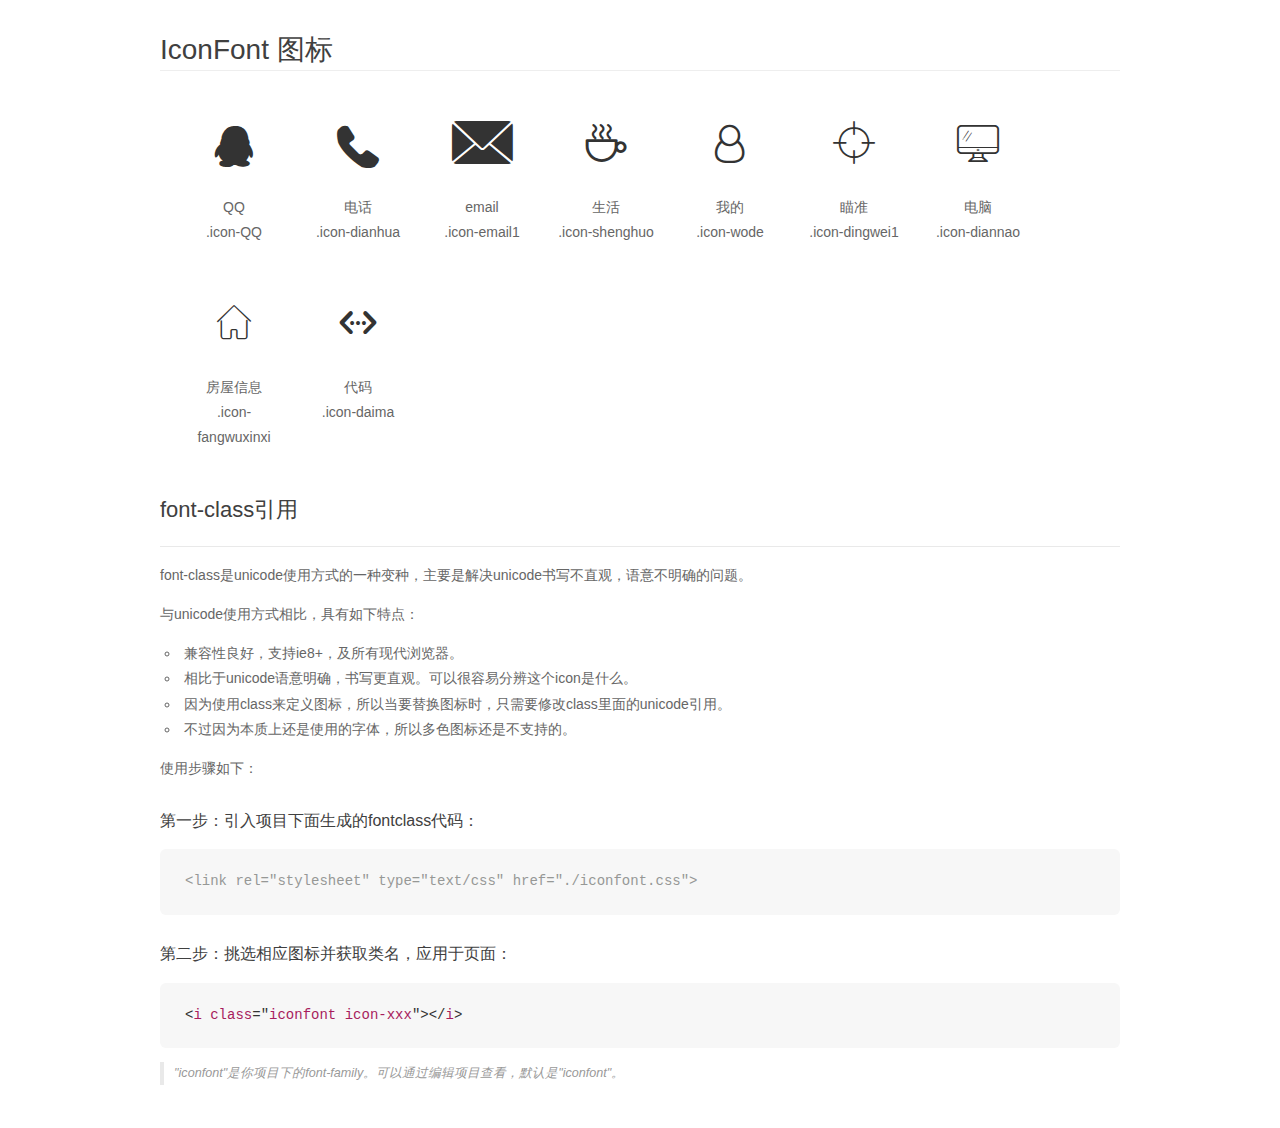
<file: pc/css/font_k12zdy4tdsn0cnmi/demo_fontclass.html>
<!DOCTYPE html>
<html>
<head>
    <meta charset="utf-8"/>
    <title>IconFont</title>
    <link rel="stylesheet" href="demo.css">
    <link rel="stylesheet" href="iconfont.css">
</head>
<body>
    <div class="main markdown">
        <h1>IconFont 图标</h1>
        <ul class="icon_lists clear">
            
                <li>
                <i class="icon iconfont icon-QQ"></i>
                    <div class="name">QQ</div>
                    <div class="fontclass">.icon-QQ</div>
                </li>
            
                <li>
                <i class="icon iconfont icon-dianhua"></i>
                    <div class="name">电话</div>
                    <div class="fontclass">.icon-dianhua</div>
                </li>
            
                <li>
                <i class="icon iconfont icon-email1"></i>
                    <div class="name">email</div>
                    <div class="fontclass">.icon-email1</div>
                </li>
            
                <li>
                <i class="icon iconfont icon-shenghuo"></i>
                    <div class="name">生活</div>
                    <div class="fontclass">.icon-shenghuo</div>
                </li>
            
                <li>
                <i class="icon iconfont icon-wode"></i>
                    <div class="name">我的</div>
                    <div class="fontclass">.icon-wode</div>
                </li>
            
                <li>
                <i class="icon iconfont icon-dingwei1"></i>
                    <div class="name">瞄准</div>
                    <div class="fontclass">.icon-dingwei1</div>
                </li>
            
                <li>
                <i class="icon iconfont icon-diannao"></i>
                    <div class="name">电脑</div>
                    <div class="fontclass">.icon-diannao</div>
                </li>
            
                <li>
                <i class="icon iconfont icon-fangwuxinxi"></i>
                    <div class="name">房屋信息</div>
                    <div class="fontclass">.icon-fangwuxinxi</div>
                </li>
            
                <li>
                <i class="icon iconfont icon-daima"></i>
                    <div class="name">代码</div>
                    <div class="fontclass">.icon-daima</div>
                </li>
            
        </ul>

        <h2 id="font-class-">font-class引用</h2>
        <hr>

        <p>font-class是unicode使用方式的一种变种，主要是解决unicode书写不直观，语意不明确的问题。</p>
        <p>与unicode使用方式相比，具有如下特点：</p>
        <ul>
        <li>兼容性良好，支持ie8+，及所有现代浏览器。</li>
        <li>相比于unicode语意明确，书写更直观。可以很容易分辨这个icon是什么。</li>
        <li>因为使用class来定义图标，所以当要替换图标时，只需要修改class里面的unicode引用。</li>
        <li>不过因为本质上还是使用的字体，所以多色图标还是不支持的。</li>
        </ul>
        <p>使用步骤如下：</p>
        <h3 id="-fontclass-">第一步：引入项目下面生成的fontclass代码：</h3>


        <pre><code class="lang-js hljs javascript"><span class="hljs-comment">&lt;link rel="stylesheet" type="text/css" href="./iconfont.css"&gt;</span></code></pre>
        <h3 id="-">第二步：挑选相应图标并获取类名，应用于页面：</h3>
        <pre><code class="lang-css hljs">&lt;<span class="hljs-selector-tag">i</span> <span class="hljs-selector-tag">class</span>="<span class="hljs-selector-tag">iconfont</span> <span class="hljs-selector-tag">icon-xxx</span>"&gt;&lt;/<span class="hljs-selector-tag">i</span>&gt;</code></pre>
        <blockquote>
        <p>"iconfont"是你项目下的font-family。可以通过编辑项目查看，默认是"iconfont"。</p>
        </blockquote>
    </div>
</body>
</html>
</file>
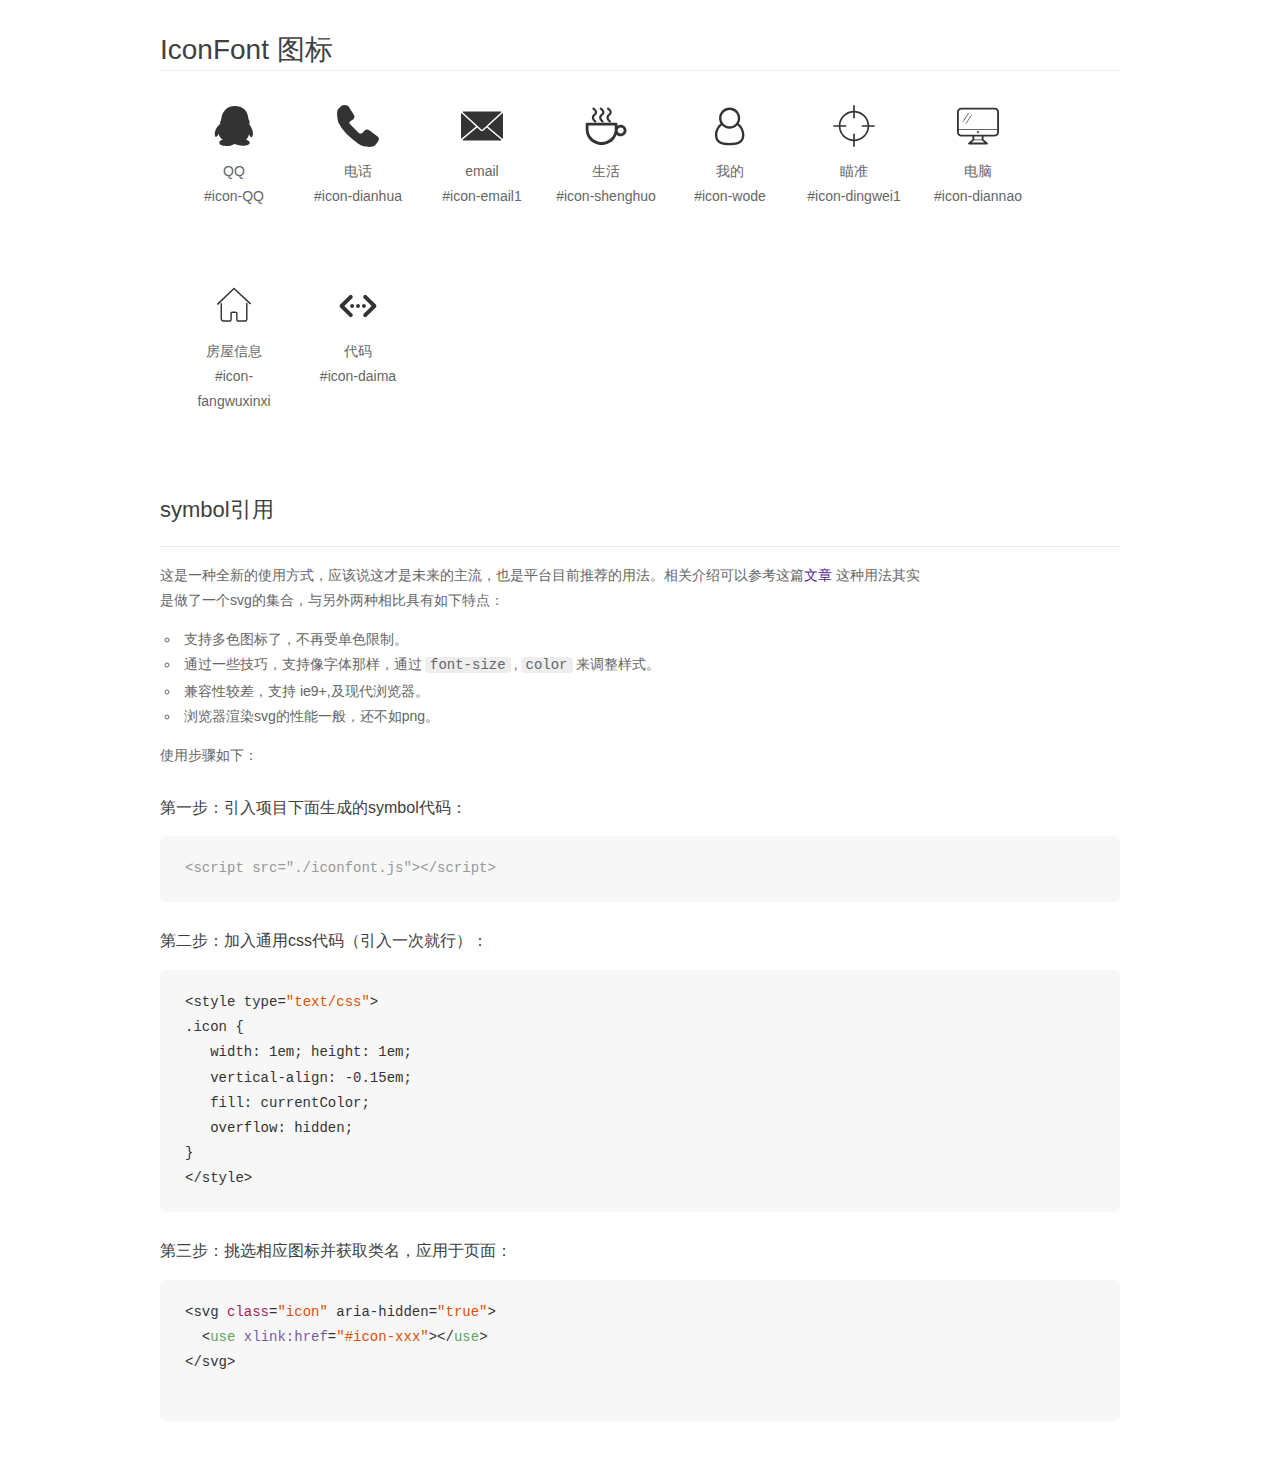
<file: pc/css/font_k12zdy4tdsn0cnmi/demo_symbol.html>
<!DOCTYPE html>
<html>
<head>
    <meta charset="utf-8"/>
    <title>IconFont</title>
    <link rel="stylesheet" href="demo.css">
    <script src="iconfont.js"></script>

    <style type="text/css">
        .icon {
          /* 通过设置 font-size 来改变图标大小 */
          width: 1em; height: 1em;
          /* 图标和文字相邻时，垂直对齐 */
          vertical-align: -0.15em;
          /* 通过设置 color 来改变 SVG 的颜色/fill */
          fill: currentColor;
          /* path 和 stroke 溢出 viewBox 部分在 IE 下会显示
             normalize.css 中也包含这行 */
          overflow: hidden;
        }

    </style>
</head>
<body>
    <div class="main markdown">
        <h1>IconFont 图标</h1>
        <ul class="icon_lists clear">
            
                <li>
                    <svg class="icon" aria-hidden="true">
                        <use xlink:href="#icon-QQ"></use>
                    </svg>
                    <div class="name">QQ</div>
                    <div class="fontclass">#icon-QQ</div>
                </li>
            
                <li>
                    <svg class="icon" aria-hidden="true">
                        <use xlink:href="#icon-dianhua"></use>
                    </svg>
                    <div class="name">电话</div>
                    <div class="fontclass">#icon-dianhua</div>
                </li>
            
                <li>
                    <svg class="icon" aria-hidden="true">
                        <use xlink:href="#icon-email1"></use>
                    </svg>
                    <div class="name">email</div>
                    <div class="fontclass">#icon-email1</div>
                </li>
            
                <li>
                    <svg class="icon" aria-hidden="true">
                        <use xlink:href="#icon-shenghuo"></use>
                    </svg>
                    <div class="name">生活</div>
                    <div class="fontclass">#icon-shenghuo</div>
                </li>
            
                <li>
                    <svg class="icon" aria-hidden="true">
                        <use xlink:href="#icon-wode"></use>
                    </svg>
                    <div class="name">我的</div>
                    <div class="fontclass">#icon-wode</div>
                </li>
            
                <li>
                    <svg class="icon" aria-hidden="true">
                        <use xlink:href="#icon-dingwei1"></use>
                    </svg>
                    <div class="name">瞄准</div>
                    <div class="fontclass">#icon-dingwei1</div>
                </li>
            
                <li>
                    <svg class="icon" aria-hidden="true">
                        <use xlink:href="#icon-diannao"></use>
                    </svg>
                    <div class="name">电脑</div>
                    <div class="fontclass">#icon-diannao</div>
                </li>
            
                <li>
                    <svg class="icon" aria-hidden="true">
                        <use xlink:href="#icon-fangwuxinxi"></use>
                    </svg>
                    <div class="name">房屋信息</div>
                    <div class="fontclass">#icon-fangwuxinxi</div>
                </li>
            
                <li>
                    <svg class="icon" aria-hidden="true">
                        <use xlink:href="#icon-daima"></use>
                    </svg>
                    <div class="name">代码</div>
                    <div class="fontclass">#icon-daima</div>
                </li>
            
        </ul>


        <h2 id="symbol-">symbol引用</h2>
        <hr>

        <p>这是一种全新的使用方式，应该说这才是未来的主流，也是平台目前推荐的用法。相关介绍可以参考这篇<a href="">文章</a>
        这种用法其实是做了一个svg的集合，与另外两种相比具有如下特点：</p>
        <ul>
          <li>支持多色图标了，不再受单色限制。</li>
          <li>通过一些技巧，支持像字体那样，通过<code>font-size</code>,<code>color</code>来调整样式。</li>
          <li>兼容性较差，支持 ie9+,及现代浏览器。</li>
          <li>浏览器渲染svg的性能一般，还不如png。</li>
        </ul>
        <p>使用步骤如下：</p>
        <h3 id="-symbol-">第一步：引入项目下面生成的symbol代码：</h3>
        <pre><code class="lang-js hljs javascript"><span class="hljs-comment">&lt;script src="./iconfont.js"&gt;&lt;/script&gt;</span></code></pre>
        <h3 id="-css-">第二步：加入通用css代码（引入一次就行）：</h3>
        <pre><code class="lang-js hljs javascript">&lt;style type=<span class="hljs-string">"text/css"</span>&gt;
.icon {
   width: <span class="hljs-number">1</span>em; height: <span class="hljs-number">1</span>em;
   vertical-align: <span class="hljs-number">-0.15</span>em;
   fill: currentColor;
   overflow: hidden;
}
&lt;<span class="hljs-regexp">/style&gt;</span></code></pre>
        <h3 id="-">第三步：挑选相应图标并获取类名，应用于页面：</h3>
        <pre><code class="lang-js hljs javascript">&lt;svg <span class="hljs-class"><span class="hljs-keyword">class</span></span>=<span class="hljs-string">"icon"</span> aria-hidden=<span class="hljs-string">"true"</span>&gt;<span class="xml"><span class="hljs-tag">
  &lt;<span class="hljs-name">use</span> <span class="hljs-attr">xlink:href</span>=<span class="hljs-string">"#icon-xxx"</span>&gt;</span><span class="hljs-tag">&lt;/<span class="hljs-name">use</span>&gt;</span>
</span>&lt;<span class="hljs-regexp">/svg&gt;
        </span></code></pre>
    </div>
</body>
</html>
</file>
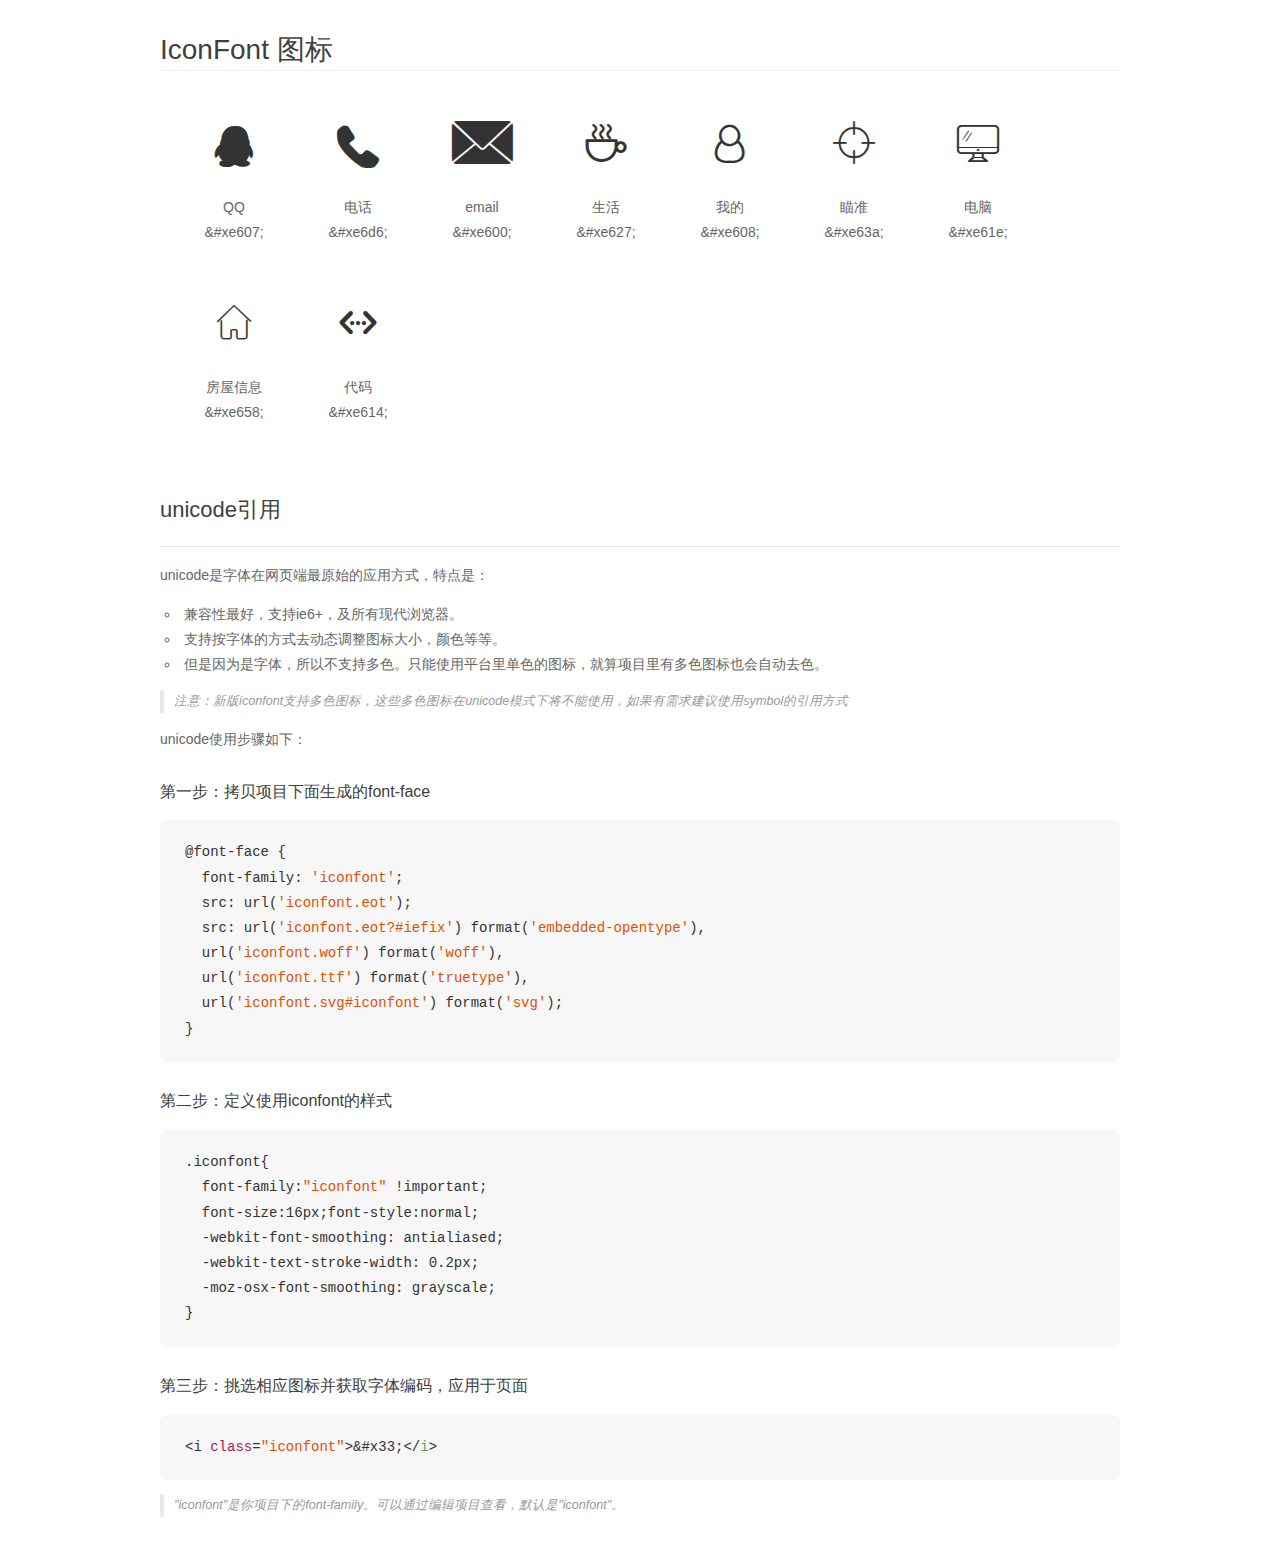
<file: pc/css/font_k12zdy4tdsn0cnmi/demo_unicode.html>
<!DOCTYPE html>
<html>
<head>
    <meta charset="utf-8"/>
    <title>IconFont</title>
    <link rel="stylesheet" href="demo.css">

    <style type="text/css">

        @font-face {font-family: "iconfont";
          src: url('iconfont.eot'); /* IE9*/
          src: url('iconfont.eot#iefix') format('embedded-opentype'), /* IE6-IE8 */
          url('iconfont.woff') format('woff'), /* chrome, firefox */
          url('iconfont.ttf') format('truetype'), /* chrome, firefox, opera, Safari, Android, iOS 4.2+*/
          url('iconfont.svg#iconfont') format('svg'); /* iOS 4.1- */
        }

        .iconfont {
          font-family:"iconfont" !important;
          font-size:16px;
          font-style:normal;
          -webkit-font-smoothing: antialiased;
          -webkit-text-stroke-width: 0.2px;
          -moz-osx-font-smoothing: grayscale;
        }

    </style>
</head>
<body>
    <div class="main markdown">
        <h1>IconFont 图标</h1>
        <ul class="icon_lists clear">
            
                <li>
                <i class="icon iconfont">&#xe607;</i>
                    <div class="name">QQ</div>
                    <div class="code">&amp;#xe607;</div>
                </li>
            
                <li>
                <i class="icon iconfont">&#xe6d6;</i>
                    <div class="name">电话</div>
                    <div class="code">&amp;#xe6d6;</div>
                </li>
            
                <li>
                <i class="icon iconfont">&#xe600;</i>
                    <div class="name">email</div>
                    <div class="code">&amp;#xe600;</div>
                </li>
            
                <li>
                <i class="icon iconfont">&#xe627;</i>
                    <div class="name">生活</div>
                    <div class="code">&amp;#xe627;</div>
                </li>
            
                <li>
                <i class="icon iconfont">&#xe608;</i>
                    <div class="name">我的</div>
                    <div class="code">&amp;#xe608;</div>
                </li>
            
                <li>
                <i class="icon iconfont">&#xe63a;</i>
                    <div class="name">瞄准</div>
                    <div class="code">&amp;#xe63a;</div>
                </li>
            
                <li>
                <i class="icon iconfont">&#xe61e;</i>
                    <div class="name">电脑</div>
                    <div class="code">&amp;#xe61e;</div>
                </li>
            
                <li>
                <i class="icon iconfont">&#xe658;</i>
                    <div class="name">房屋信息</div>
                    <div class="code">&amp;#xe658;</div>
                </li>
            
                <li>
                <i class="icon iconfont">&#xe614;</i>
                    <div class="name">代码</div>
                    <div class="code">&amp;#xe614;</div>
                </li>
            
        </ul>
        <h2 id="unicode-">unicode引用</h2>
        <hr>

        <p>unicode是字体在网页端最原始的应用方式，特点是：</p>
        <ul>
        <li>兼容性最好，支持ie6+，及所有现代浏览器。</li>
        <li>支持按字体的方式去动态调整图标大小，颜色等等。</li>
        <li>但是因为是字体，所以不支持多色。只能使用平台里单色的图标，就算项目里有多色图标也会自动去色。</li>
        </ul>
        <blockquote>
        <p>注意：新版iconfont支持多色图标，这些多色图标在unicode模式下将不能使用，如果有需求建议使用symbol的引用方式</p>
        </blockquote>
        <p>unicode使用步骤如下：</p>
        <h3 id="-font-face">第一步：拷贝项目下面生成的font-face</h3>
        <pre><code class="lang-js hljs javascript">@font-face {
  font-family: <span class="hljs-string">'iconfont'</span>;
  src: url(<span class="hljs-string">'iconfont.eot'</span>);
  src: url(<span class="hljs-string">'iconfont.eot?#iefix'</span>) format(<span class="hljs-string">'embedded-opentype'</span>),
  url(<span class="hljs-string">'iconfont.woff'</span>) format(<span class="hljs-string">'woff'</span>),
  url(<span class="hljs-string">'iconfont.ttf'</span>) format(<span class="hljs-string">'truetype'</span>),
  url(<span class="hljs-string">'iconfont.svg#iconfont'</span>) format(<span class="hljs-string">'svg'</span>);
}
</code></pre>
        <h3 id="-iconfont-">第二步：定义使用iconfont的样式</h3>
        <pre><code class="lang-js hljs javascript">.iconfont{
  font-family:<span class="hljs-string">"iconfont"</span> !important;
  font-size:<span class="hljs-number">16</span>px;font-style:normal;
  -webkit-font-smoothing: antialiased;
  -webkit-text-stroke-width: <span class="hljs-number">0.2</span>px;
  -moz-osx-font-smoothing: grayscale;
}
</code></pre>
        <h3 id="-">第三步：挑选相应图标并获取字体编码，应用于页面</h3>
        <pre><code class="lang-js hljs javascript">&lt;i <span class="hljs-class"><span class="hljs-keyword">class</span></span>=<span class="hljs-string">"iconfont"</span>&gt;&amp;#x33;<span class="xml"><span class="hljs-tag">&lt;/<span class="hljs-name">i</span>&gt;</span></span></code></pre>

        <blockquote>
        <p>"iconfont"是你项目下的font-family。可以通过编辑项目查看，默认是"iconfont"。</p>
        </blockquote>
    </div>


</body>
</html>
</file>
<file: pc/css/font_k12zdy4tdsn0cnmi/iconfont.css>
@font-face {font-family: "iconfont";
  src: url('iconfont.eot?t=1488113976326'); /* IE9*/
  src: url('iconfont.eot?t=1488113976326#iefix') format('embedded-opentype'), /* IE6-IE8 */
  url('iconfont.woff?t=1488113976326') format('woff'), /* chrome, firefox */
  url('iconfont.ttf?t=1488113976326') format('truetype'), /* chrome, firefox, opera, Safari, Android, iOS 4.2+*/
  url('iconfont.svg?t=1488113976326#iconfont') format('svg'); /* iOS 4.1- */
}

.iconfont {
  font-family:"iconfont" !important;
  font-size:16px;
  font-style:normal;
  -webkit-font-smoothing: antialiased;
  -moz-osx-font-smoothing: grayscale;
}

.icon-QQ:before { content: "\e607"; }

.icon-dianhua:before { content: "\e6d6"; }

.icon-email1:before { content: "\e600"; }

.icon-shenghuo:before { content: "\e627"; }

.icon-wode:before { content: "\e608"; }

.icon-dingwei1:before { content: "\e63a"; }

.icon-diannao:before { content: "\e61e"; }

.icon-fangwuxinxi:before { content: "\e658"; }

.icon-daima:before { content: "\e614"; }
</file>
<file: pc/css/font_k12zdy4tdsn0cnmi/demo.css>
*{margin: 0;padding: 0;list-style: none;}
/*
KISSY CSS Reset
理念：1. reset 的目的不是清除浏览器的默认样式，这仅是部分工作。清除和重置是紧密不可分的。
2. reset 的目的不是让默认样式在所有浏览器下一致，而是减少默认样式有可能带来的问题。
3. reset 期望提供一套普适通用的基础样式。但没有银弹，推荐根据具体需求，裁剪和修改后再使用。
特色：1. 适应中文；2. 基于最新主流浏览器。
维护：玉伯<lifesinger@gmail.com>, 正淳<ragecarrier@gmail.com>
 */

/** 清除内外边距 **/
body, h1, h2, h3, h4, h5, h6, hr, p, blockquote, /* structural elements 结构元素 */
dl, dt, dd, ul, ol, li, /* list elements 列表元素 */
pre, /* text formatting elements 文本格式元素 */
form, fieldset, legend, button, input, textarea, /* form elements 表单元素 */
th, td /* table elements 表格元素 */ {
  margin: 0;
  padding: 0;
}

/** 设置默认字体 **/
body,
button, input, select, textarea /* for ie */ {
  font: 12px/1.5 tahoma, arial, \5b8b\4f53, sans-serif;
}
h1, h2, h3, h4, h5, h6 { font-size: 100%; }
address, cite, dfn, em, var { font-style: normal; } /* 将斜体扶正 */
code, kbd, pre, samp { font-family: courier new, courier, monospace; } /* 统一等宽字体 */
small { font-size: 12px; } /* 小于 12px 的中文很难阅读，让 small 正常化 */

/** 重置列表元素 **/
ul, ol { list-style: none; }

/** 重置文本格式元素 **/
a { text-decoration: none; }
a:hover { text-decoration: underline; }


/** 重置表单元素 **/
legend { color: #000; } /* for ie6 */
fieldset, img { border: 0; } /* img 搭车：让链接里的 img 无边框 */
button, input, select, textarea { font-size: 100%; } /* 使得表单元素在 ie 下能继承字体大小 */
/* 注：optgroup 无法扶正 */

/** 重置表格元素 **/
table { border-collapse: collapse; border-spacing: 0; }

/* 清除浮动 */
.ks-clear:after, .clear:after {
  content: '\20';
  display: block;
  height: 0;
  clear: both;
}
.ks-clear, .clear {
  *zoom: 1;
}

.main {
  padding: 30px 100px;
width: 960px;
margin: 0 auto;
}
.main h1{font-size:36px; color:#333; text-align:left;margin-bottom:30px; border-bottom: 1px solid #eee;}

.helps{margin-top:40px;}
.helps pre{
  padding:20px;
  margin:10px 0;
  border:solid 1px #e7e1cd;
  background-color: #fffdef;
  overflow: auto;
}

.icon_lists{
  width: 100% !important;

}

.icon_lists li{
  float:left;
  width: 100px;
  height:180px;
  text-align: center;
  list-style: none !important;
}
.icon_lists .icon{
  font-size: 42px;
  line-height: 100px;
  margin: 10px 0;
  color:#333;
  -webkit-transition: font-size 0.25s ease-out 0s;
  -moz-transition: font-size 0.25s ease-out 0s;
  transition: font-size 0.25s ease-out 0s;

}
.icon_lists .icon:hover{
  font-size: 100px;
}



.markdown {
  color: #666;
  font-size: 14px;
  line-height: 1.8;
}

.highlight {
  line-height: 1.5;
}

.markdown img {
  vertical-align: middle;
  max-width: 100%;
}

.markdown h1 {
  color: #404040;
  font-weight: 500;
  line-height: 40px;
  margin-bottom: 24px;
}

.markdown h2,
.markdown h3,
.markdown h4,
.markdown h5,
.markdown h6 {
  color: #404040;
  margin: 1.6em 0 0.6em 0;
  font-weight: 500;
  clear: both;
}

.markdown h1 {
  font-size: 28px;
}

.markdown h2 {
  font-size: 22px;
}

.markdown h3 {
  font-size: 16px;
}

.markdown h4 {
  font-size: 14px;
}

.markdown h5 {
  font-size: 12px;
}

.markdown h6 {
  font-size: 12px;
}

.markdown hr {
  height: 1px;
  border: 0;
  background: #e9e9e9;
  margin: 16px 0;
  clear: both;
}

.markdown p,
.markdown pre {
  margin: 1em 0;
}

.markdown > p,
.markdown > blockquote,
.markdown > .highlight,
.markdown > ol,
.markdown > ul {
  width: 80%;
}

.markdown ul > li {
  list-style: circle;
}

.markdown > ul li,
.markdown blockquote ul > li {
  margin-left: 20px;
  padding-left: 4px;
}

.markdown > ul li p,
.markdown > ol li p {
  margin: 0.6em 0;
}

.markdown ol > li {
  list-style: decimal;
}

.markdown > ol li,
.markdown blockquote ol > li {
  margin-left: 20px;
  padding-left: 4px;
}

.markdown code {
  margin: 0 3px;
  padding: 0 5px;
  background: #eee;
  border-radius: 3px;
}

.markdown pre {
  border-radius: 6px;
  background: #f7f7f7;
  padding: 20px;
}

.markdown pre code {
  border: none;
  background: #f7f7f7;
  margin: 0;
}

.markdown strong,
.markdown b {
  font-weight: 600;
}

.markdown > table {
  border-collapse: collapse;
  border-spacing: 0px;
  empty-cells: show;
  border: 1px solid #e9e9e9;
  width: 95%;
  margin-bottom: 24px;
}

.markdown > table th {
  white-space: nowrap;
  color: #333;
  font-weight: 600;

}

.markdown > table th,
.markdown > table td {
  border: 1px solid #e9e9e9;
  padding: 8px 16px;
  text-align: left;
}

.markdown > table th {
  background: #F7F7F7;
}

.markdown blockquote {
  font-size: 90%;
  color: #999;
  border-left: 4px solid #e9e9e9;
  padding-left: 0.8em;
  margin: 1em 0;
  font-style: italic;
}

.markdown blockquote p {
  margin: 0;
}

.markdown .anchor {
  opacity: 0;
  transition: opacity 0.3s ease;
  margin-left: 8px;
}

.markdown .waiting {
  color: #ccc;
}

.markdown h1:hover .anchor,
.markdown h2:hover .anchor,
.markdown h3:hover .anchor,
.markdown h4:hover .anchor,
.markdown h5:hover .anchor,
.markdown h6:hover .anchor {
  opacity: 1;
  display: inline-block;
}

.markdown > br,
.markdown > p > br {
  clear: both;
}


.hljs {
  display: block;
  background: white;
  padding: 0.5em;
  color: #333333;
  overflow-x: auto;
}

.hljs-comment,
.hljs-meta {
  color: #969896;
}

.hljs-string,
.hljs-variable,
.hljs-template-variable,
.hljs-strong,
.hljs-emphasis,
.hljs-quote {
  color: #df5000;
}

.hljs-keyword,
.hljs-selector-tag,
.hljs-type {
  color: #a71d5d;
}

.hljs-literal,
.hljs-symbol,
.hljs-bullet,
.hljs-attribute {
  color: #0086b3;
}

.hljs-section,
.hljs-name {
  color: #63a35c;
}

.hljs-tag {
  color: #333333;
}

.hljs-title,
.hljs-attr,
.hljs-selector-id,
.hljs-selector-class,
.hljs-selector-attr,
.hljs-selector-pseudo {
  color: #795da3;
}

.hljs-addition {
  color: #55a532;
  background-color: #eaffea;
}

.hljs-deletion {
  color: #bd2c00;
  background-color: #ffecec;
}

.hljs-link {
  text-decoration: underline;
}

pre{
  background: #fff;
}
</file>
